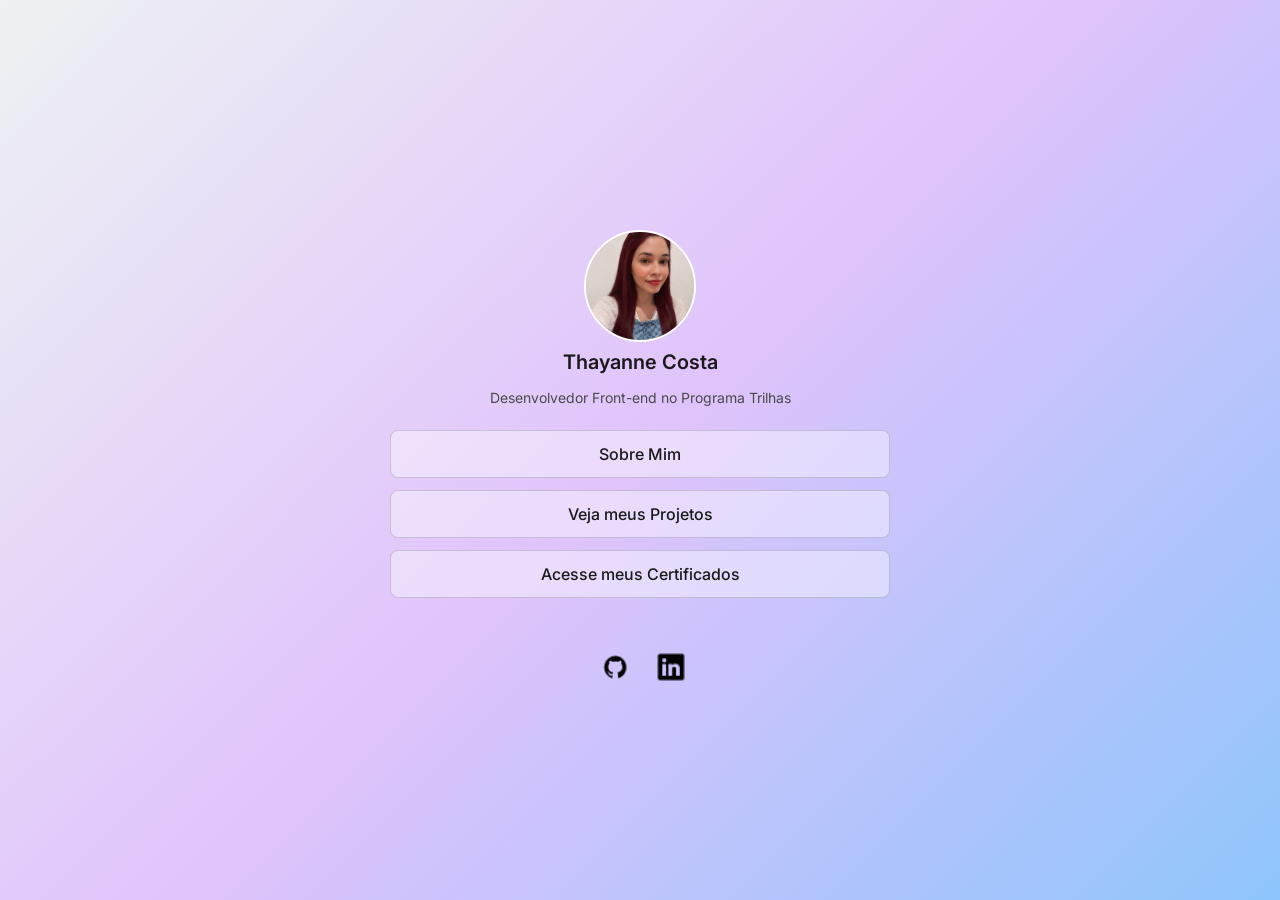
<file: index.html>
<!DOCTYPE html>
<html lang="pt-BR">
<head>
    <meta charset="UTF-8">
    <meta name="viewport" content="width=device-width, initial-scale=1.0">
    <title>Meu Portfolio</title>
    <link href="https://fonts.googleapis.com/css2?family=Inter:wght@400;500;600;700&display=swap" rel="stylesheet">

    <link rel="stylesheet" href="style.css">
</head>

<body>
   <main>
    <!-- Bloco 1: Perfil -->
    <div class="bloco-perfil">
        <img src="minhafoto.jpg.jpeg" alt="Minha foto de perfil" class="perfil-img">
        <h1>Thayanne Costa</h1>
        <p>Desenvolvedor Front-end no Programa Trilhas</p>
    </div>

    <!-- Bloco 2: Navegação -->
    <div class="bloco-links">
        <nav class="navindex">
            <a href="sobremim.html" class="btn">Sobre Mim</a>
            <a href="projetos.html" class="btn">Veja meus Projetos</a>
            <a href="https://drive.google.com/drive/folders/1pBuMuJzPTtlZ9UFizR1px4UkPcgijJAI?usp=drive_link" target="_blank" class="btn">Acesse meus Certificados</a>
        </nav>
    </div>

    <!-- Bloco 3: Redes Sociais -->
    <div class="redes-sociais">
        <a href="https://github.com/thayccane-gif" target="_blank">
            <img src="gitcat.png" alt="Icone do GitHub" class="iconegithub">
        </a>
        <a href="https://www.linkedin.com/in/thayanne-costa-351a95345?utm_source=share_via&utm_content=profile&utm_medium=member_android" target="_blank">
            <img src="LinkedIn.png" alt="Icone do LinkedIn" class="iconelinkedIn">
        </a>
    </div>

    </main>
</body>
</html>
</file>
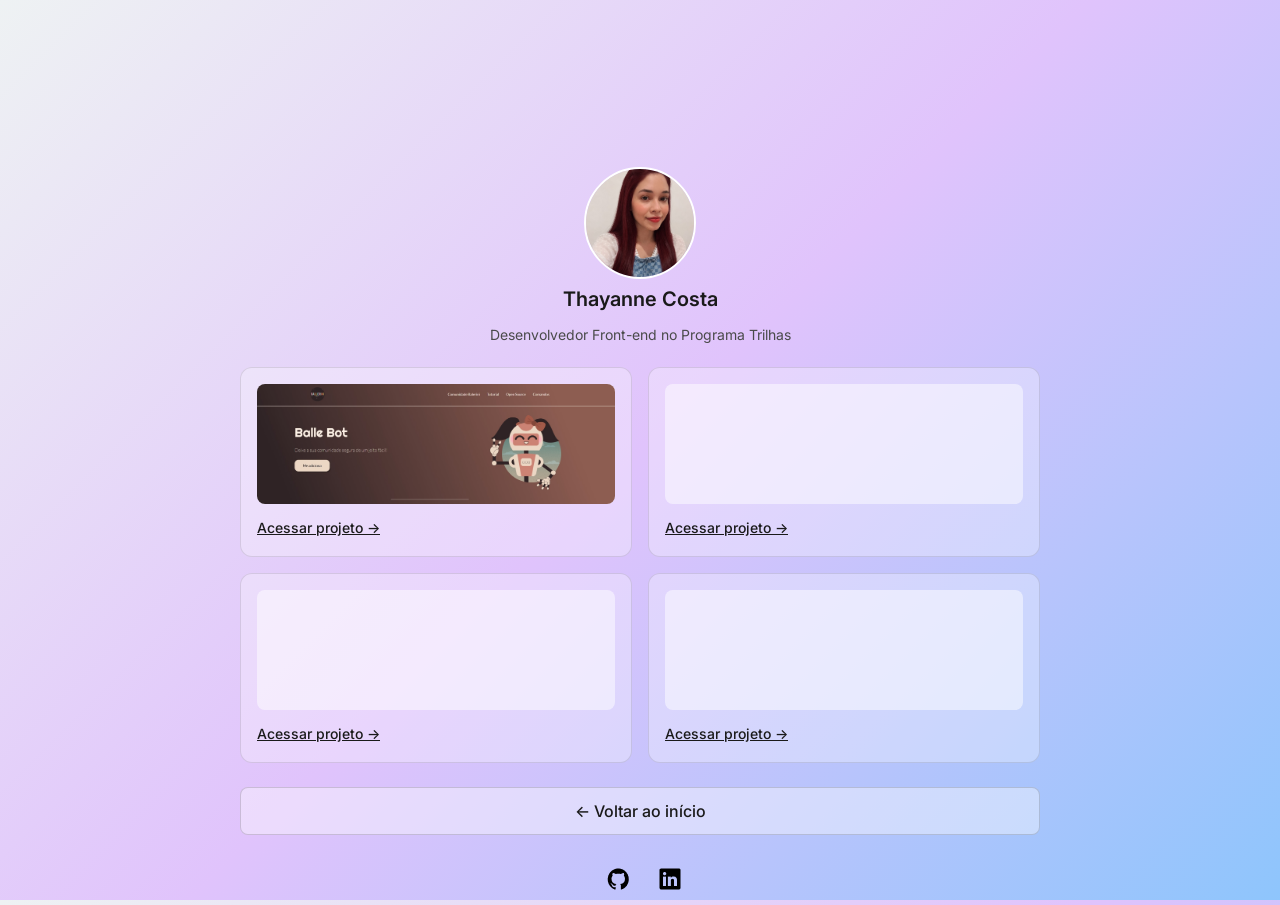
<file: projetos.html>
<!DOCTYPE html>
<html lang="pt-BR">
<head>
    <meta charset="UTF-8">
    <meta name="viewport" content="width=device-width, initial-scale=1.0">
    <title>Projetos - Thayanne Costa</title>
    
    <!-- Fonte Inter -->
    <link rel="preconnect" href="https://fonts.googleapis.com">
    <link rel="preconnect" href="https://fonts.gstatic.com" crossorigin>
    <link href="https://fonts.googleapis.com/css2?family=Inter:wght@400;500;600;700&display=swap" rel="stylesheet">
    
    <!-- Ficheiro CSS partilhado -->
    <link rel="stylesheet" href="style.css">
</head>
<body>
    <main class="cardI card-projetos">
        
        <!-- Perfil -->
        <div class="bloco-perfil">
            <img src="minhafoto.jpg.jpeg" alt="Foto de perfil" class="perfil-img">
            <h1>Thayanne Costa</h1>
            <p>Desenvolvedor Front-end no Programa Trilhas</p>
        </div>

        <!-- Grelha com os 4 Projetos -->
        <div class="projetos-grid">
            
            <!-- Projeto 1 -->
            <div class="card-projeto">
                <div class="imagem-placeholder">
                    <img src="bolerini.jpg" class="img-projeto1">
                </div>
                <a href="https://thayccane-gif.github.io/ProjetoBallerini/" target="_blank" class="link-projeto">Acessar projeto &rarr;</a>
            </div>

            <!-- Projeto 2 -->
            <div class="card-projeto">
                <div class="imagem-placeholder"></div>
                <a href="#" target="_blank" class="link-projeto">Acessar projeto &rarr;</a>
            </div>

            <!-- Projeto 3 -->
            <div class="card-projeto">
                <div class="imagem-placeholder"></div>
                <a href="#" target="_blank" class="link-projeto">Acessar projeto &rarr;</a>
            </div>

            <!-- Projeto 4 -->
            <div class="card-projeto">
                <div class="imagem-placeholder"></div>
                <a href="#" target="_blank" class="link-projeto">Acessar projeto &rarr;</a>
            </div>

        </div>

        <!-- Botão para Voltar ao Início -->
        <nav class="navindex">
            <a href="index.html" class="btn">&larr; Voltar ao início</a>
        </nav>

        <!-- Redes Sociais -->
        <div class="redes-sociais">
            <a href="https://github.com/thayccane-gif" target="_blank">
                <img src="gitcat.png" alt="GitHub" class="icone-github">
            </a>
            <a href="www.linkedin.com/in/thayanne-costa-351a95345" target="_blank">
                <img src="LinkedIn.png" alt="LinkedIn" class="icone-linkedin">
            </a>
        </div>

    </main>
</body>
</html>
</file>
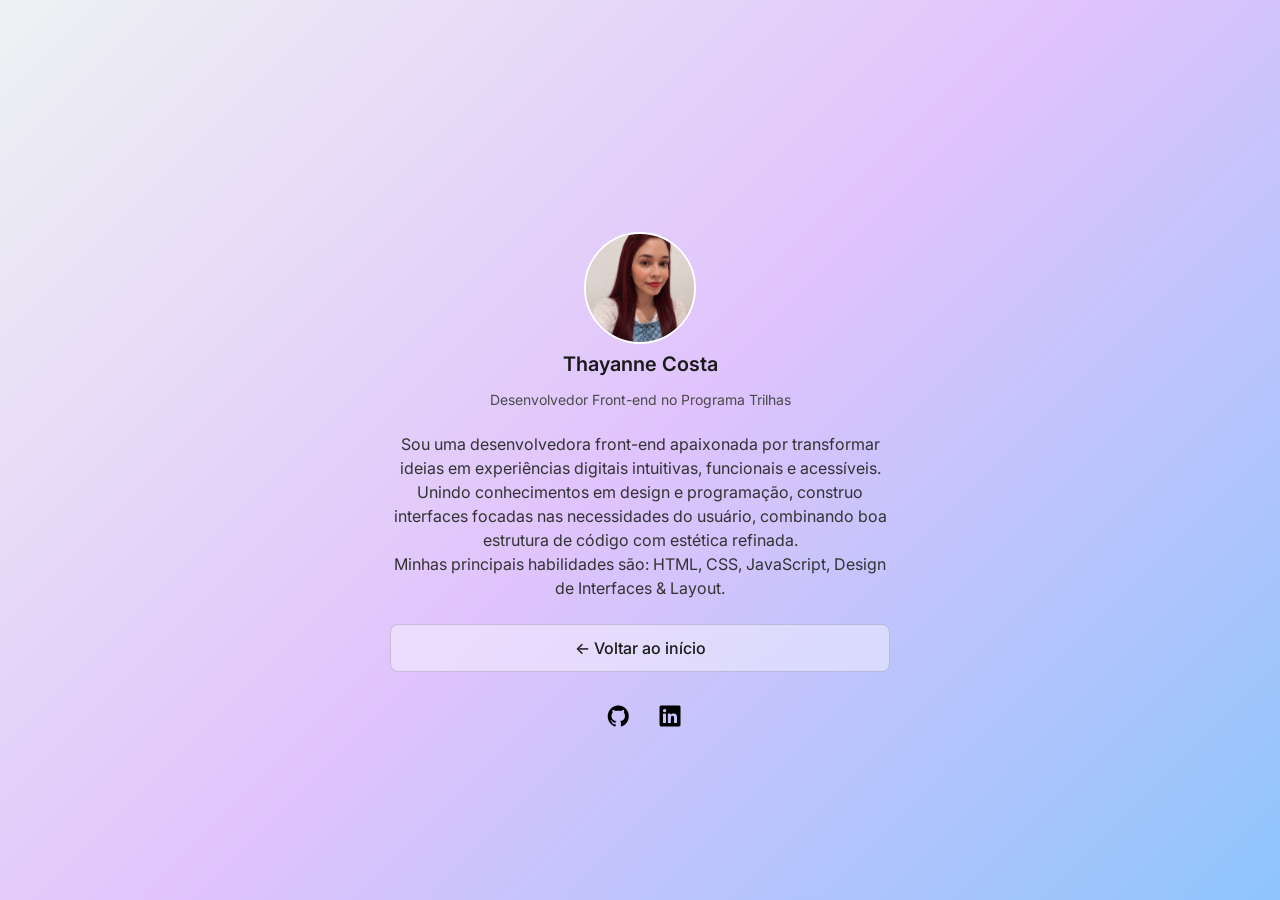
<file: sobremim.html>
<!DOCTYPE html>
<html lang="pt-BR">
<head>
    <meta charset="UTF-8">
    <meta name="viewport" content="width=device-width, initial-scale=1.0">
    <title>Sobre Mim - Thayanne Costa</title>
    
    <!-- Fonte Inter do Google Fonts -->
    <link rel="preconnect" href="https://fonts.googleapis.com">
    <link rel="preconnect" href="https://fonts.gstatic.com" crossorigin>
    <link href="https://fonts.googleapis.com/css2?family=Inter:wght@400;500;600;700&display=swap" rel="stylesheet">
    
    <!-- Link para o teu CSS comum -->
    <link rel="stylesheet" href="style.css">
</head>
<body>
    <main class="cardI">
        
        <!-- Bloco do Perfil -->
        <div class="bloco-perfil">
            <img src="minhafoto.jpg.jpeg" alt="Foto de perfil" class="perfil-img">
            <h1>Thayanne Costa</h1>
            <p>Desenvolvedor Front-end no Programa Trilhas</p>
        </div>

        <!-- Texto da Biografia -->
        <div class="bio-texto">
            <p>
                Sou uma desenvolvedora front-end apaixonada por transformar ideias em experiências digitais intuitivas, funcionais e acessíveis. Unindo conhecimentos em design e programação, construo interfaces focadas nas necessidades do usuário, combinando boa estrutura de código com estética refinada.
                <br>Minhas principais habilidades são: HTML, CSS, JavaScript, Design de Interfaces & Layout.
            </p>
        </div>

        <!-- Botão para Voltar ao Início -->
        <nav class="navindex">
            <a href="index.html" class="btn">&larr; Voltar ao início</a>
        </nav>

        <!-- Redes Sociais -->
        <div class="redes-sociais">
            <a href="https://github.com/thayccane-gif" target="_blank">
                <img src="gitcat.png" alt="Ícone do GitHub">
            </a>
            <a href="www.linkedin.com/in/thayanne-costa-351a95345" target="_blank">
                <img src="LinkedIn.png" alt="Ícone do LinkedIn">
            </a>
        </div>

    </main>
</body>
</html>
</file>
<file: style.css>
* {
    margin: 0;
    padding: 0;
    box-sizing: border-box;
}

body {

    font-family: 'Inter', sans-serif; 
    font-weight: 400;                 
    font-size: 16px;                 
    line-height: 24px;                

    min-height: 100vh;
    display: flex;
    justify-content: center; /* Centraliza na HORIZONTAL */
    align-items: center;     /* Centraliza na VERTICAL */
    
    /* Mantém o fundo gradiente */
    background: linear-gradient(135deg, #eef2f3 0%, #e0c3fc 50%, #8ec5fc 100%);
}

/* 2. Centraliza os elementos internos */
main, .cardI, .bloco-perfil {
    display: flex;
    flex-direction: column;  
    align-items: center;     
    text-align: center;      
    width: 100%;
    max-width: 500px;        
}
.bloco-perfil{
     width: 588px;
     height: 224px;
     opacity: 1;
     gap: 8px;
     padding: 24px;

}

.perfil-img {
     width: 112px;
     height: 112px;
     border-radius: 50%;
     border: 2px solid white;
     object-fit: cover;


}

/* Textos do Perfil */
h1 {
    font-size: 20px;
    font-weight: 600;
    color: #1a1a1a; 
    margin-bottom: 4px;
}

p {
    font-size: 14px;
    color: #4a4a4a;
}

/* 6. Navegação e Botões */
.navindex, .bloco-links {
    width: 100%;
    display: flex;
    flex-direction: column;
    gap: 12px; /* Espaço entre os botões */
    margin-bottom: 24px;
}

.btn {
    display: flex;
    justify-content: center;
    align-items: center;
    width: 100%;
    height: 48px;
    
    background-color: rgba(255, 255, 255, 0.4); /* Fundo translúcido */
    border: 1px solid rgba(0, 0, 0, 0.15);     /* Borda suave */
    border-radius: 8px;                         /* Cantos arredondados */
    
    color: #1a1a1a;
    text-decoration: none;                      /* Tira o sublinhado azul */
    font-weight: 500;
    transition: background-color 0.2s ease;
}

.btn:hover {
    background-image: linear-gradient(135deg, #e2d9ff 0%, #f4c4f8 100%);
    box-shadow: 0 4px 12px rgba(147, 112, 219, 0.25);
    transform: translateY(-2px);
}

/* 7. Redes Sociais */
.redes-sociais {
    display: flex;
    justify-content: center;
    align-items: center;
    gap: 20px;
}


.iconegithub {
    width: 42px;
    height: 42px;
    object-fit: contain;
    
}
.iconelinkedIn{
    width: 30px;
    height: 30px;
    object-fit: contain;
    
}
.iconegithub:hover,
.iconelinkedIn:hover {
    transform: scale(1.2); 
    cursor: pointer;       
}


/* Estilo para o parágrafo da página Sobre Mim */

.cardI{
     width: 800px;
     height: 384px;
     margin-top: -100px;
     
     
     
}
.bio-texto {
    margin-bottom: 24px;
    align-content: center;
    
}

.bio-texto p {
    font-size: 16px;
    line-height: 24px;
    color: #333333;
    text-align: center;
}


/* pagina dos meus projetos*/


.card-projetos {
    max-width: 800px;
    margin-top: -230px; 
}


.projetos-grid {
    display: grid;
    grid-template-columns: repeat(2, 1fr); 
    gap: 16px;                              
    width: 100%;
    margin-bottom: 24px;
}

/* Estilo do cartão  */
.card-projeto {
    background-color: rgba(255, 255, 255, 0.3);
    border: 1px solid rgba(0, 0, 0, 0.1);
    border-radius: 12px;
    padding: 16px;
    display: flex;
    flex-direction: column;
    align-items: flex-start;
}

.card-projeto:hover{
    background-image: linear-gradient(135deg, #e2d9ff 0%, #f4c4f8 100%);
    box-shadow: 0 4px 12px rgba(147, 112, 219, 0.25);
    transform: translateY(-2px);
}



/* Área para img do meu projeto*/
.imagem-placeholder {
    width: 100%;
    height: 120px;
    background-color: rgba(255, 255, 255, 0.5);
    border-radius: 8px;
    margin-bottom: 12px;
    overflow: hidden; 
}

/* Regra para a imagem preencher o espaço perfeitamente */
.imagem-placeholder img, .img-projeto1 {
    width: 100%;
    height: 100%;
    object-fit: cover;    
    object-position: top; 
}

/* Link para acessar o projeto */
.link-projeto {
    color: #1a1a1a;
    text-decoration: underline;
    font-size: 14px;
    font-weight: 500;
}
</file>
